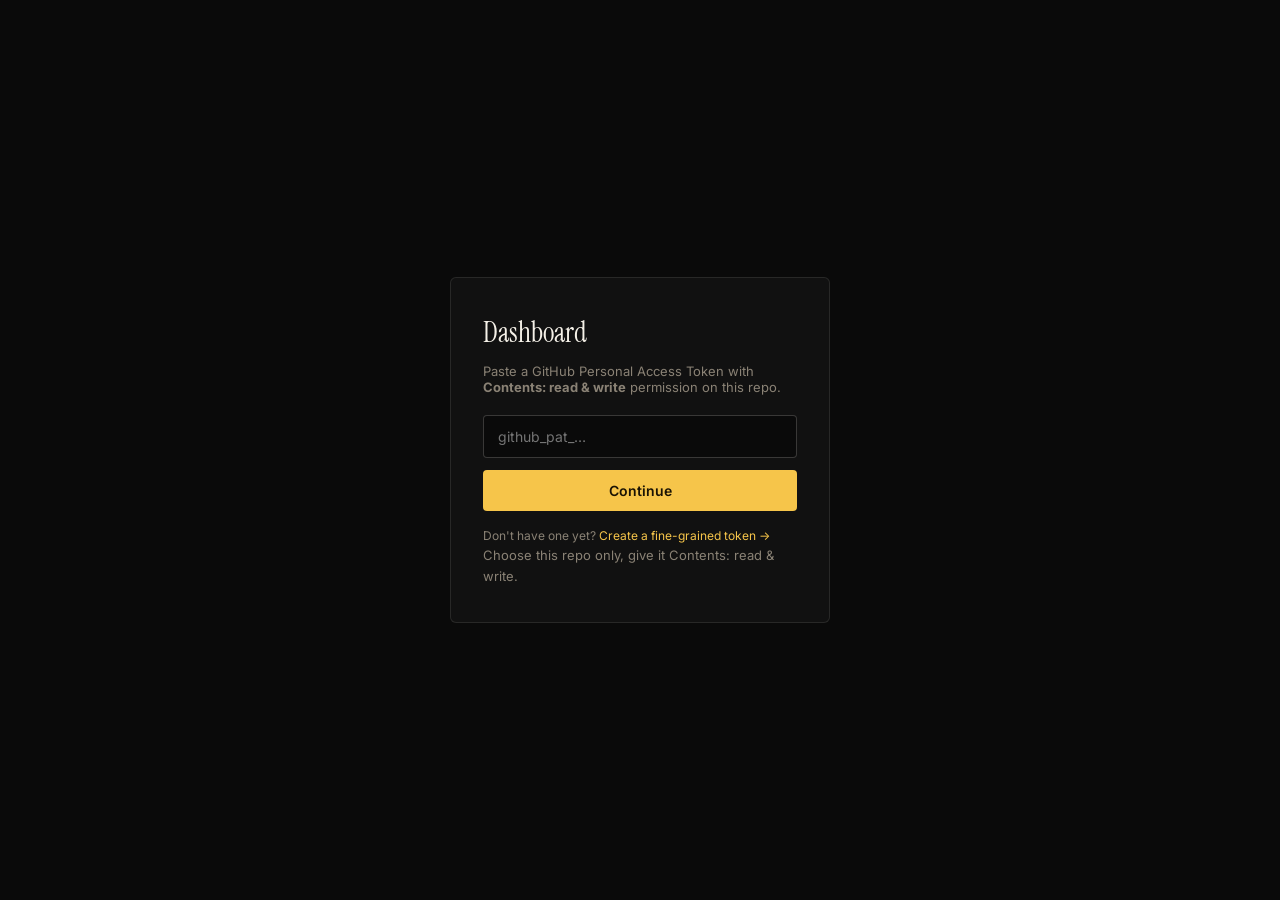
<file: admin/index.html>
<!doctype html>
<html lang="en">
<head>
  <meta charset="utf-8" />
  <meta name="viewport" content="width=device-width, initial-scale=1" />
  <meta name="robots" content="noindex, nofollow" />
  <title>Dashboard</title>
  <link rel="preconnect" href="https://fonts.googleapis.com" />
  <link rel="preconnect" href="https://fonts.gstatic.com" crossorigin />
  <link href="https://fonts.googleapis.com/css2?family=Inter:wght@300;400;500;600;700&family=Instrument+Serif:ital@0;1&family=JetBrains+Mono:wght@400;500&display=swap" rel="stylesheet" />
  <link rel="stylesheet" href="/admin/admin.css" />
</head>
<body>
  <svg width="0" height="0" style="position:absolute" aria-hidden="true">
    <defs>
      <filter id="liquid-glass" x="0%" y="0%" width="100%" height="100%">
        <feTurbulence type="fractalNoise" baseFrequency="0.008 0.012" numOctaves="2" seed="4" result="noise"/>
        <feDisplacementMap in="SourceGraphic" in2="noise" scale="18" xChannelSelector="R" yChannelSelector="G"/>
      </filter>
    </defs>
  </svg>
  <div id="login" class="login-wrap">
    <form id="login-form" class="login-card">
      <h1>Dashboard</h1>
      <p class="muted">Paste a GitHub Personal Access Token with <strong>Contents: read &amp; write</strong> permission on this repo.</p>
      <input id="token-input" type="password" autocomplete="current-password" placeholder="github_pat_…" required />
      <button type="submit">Continue</button>
      <p class="login-help">
        Don't have one yet?
        <a href="https://github.com/settings/personal-access-tokens/new" target="_blank" rel="noopener">Create a fine-grained token →</a>
        <br/><span class="muted">Choose this repo only, give it Contents: read &amp; write.</span>
      </p>
      <p id="login-error" class="login-error" hidden></p>
    </form>
  </div>

  <div id="app" hidden>
    <header class="app-header">
      <div class="app-brand">
        <span class="brand-mark">uthman</span>
        <span class="brand-sub">dashboard</span>
      </div>
      <nav class="app-nav">
        <button class="nav-btn is-active" data-view="entries">Entries</button>
        <button class="nav-btn" data-view="settings">Settings</button>
        <a class="nav-btn nav-out" href="/" target="_blank" rel="noopener">View site ↗</a>
        <button class="nav-btn nav-out" id="logout-btn">Sign out</button>
      </nav>
    </header>

    <main class="app-main">
      <!-- Entries list -->
      <section class="view" id="view-entries">
        <div class="view-head">
          <h2>Entries</h2>
          <button class="primary" id="new-entry-btn">+ New entry</button>
        </div>
        <div class="entries-toolbar">
          <input type="search" id="entries-search" placeholder="Search by title or slug…" autocomplete="off" />
          <span id="entries-count" class="status muted"></span>
        </div>
        <div class="entries-table" id="entries-table">
          <p class="muted">Loading…</p>
        </div>
      </section>

      <!-- Entry editor (used for both edit and create) -->
      <section class="view" id="view-editor" hidden>
        <div class="view-head">
          <button class="back-btn" id="editor-back">← Back to entries</button>
          <div class="view-head-actions">
            <span id="editor-status" class="status muted"></span>
            <button class="ghost" id="editor-delete" hidden>Delete</button>
            <button class="primary" id="editor-save">Save</button>
          </div>
        </div>

        <form id="editor-form" class="editor-form" onsubmit="return false">
          <div class="row two">
            <label>
              <span>Title</span>
              <input type="text" name="title" required />
            </label>
            <label>
              <span>Slug</span>
              <input type="text" name="id" pattern="[a-z0-9-]+" required />
            </label>
          </div>

          <div class="row two">
            <label>
              <span>Date</span>
              <input type="date" name="date" required />
            </label>
            <label>
              <span>Read time (min)</span>
              <input type="number" name="readMin" min="1" max="60" required />
            </label>
          </div>

          <label class="row">
            <span>Teaser (shown when hovering the row on the index)</span>
            <input type="text" name="teaser" required />
          </label>

          <label class="row">
            <span>Intro (the small handwritten line above the map)</span>
            <textarea name="intro" rows="2" required></textarea>
          </label>

          <div class="row">
            <div class="branches-head">
              <span>Branches</span>
              <button type="button" class="ghost small" id="add-branch">+ Add branch</button>
            </div>
            <p class="hint">Branches are auto-arranged in a ring around the center. Toggle "Focused" to highlight one.</p>
            <div id="branches-list" class="branches-editor"></div>
          </div>

          <label class="row">
            <span>Footer (the small italic line at the bottom of the map)</span>
            <textarea name="footer" rows="2"></textarea>
          </label>

          <div class="row two">
            <label class="checkbox">
              <input type="checkbox" name="published" />
              <span>Published — visible on the public site</span>
            </label>
            <span></span>
          </div>
        </form>
      </section>

      <!-- Site settings -->
      <section class="view" id="view-settings" hidden>
        <div class="view-head">
          <h2>Site settings</h2>
          <div class="view-head-actions">
            <span id="settings-status" class="status muted"></span>
            <button class="primary" id="settings-save">Save</button>
          </div>
        </div>

        <!-- Live preview of the public-site palette + brand text -->
        <div class="theme-preview" id="theme-preview" aria-hidden="true">
          <div class="tp-navbar"></div>
          <div class="theme-preview-frame">
            <div class="tp-brand"><span class="tp-brand-text">uthman</span></div>
            <div class="tp-card">
              <div class="tp-title">Comparing</div>
              <div class="tp-meta">4 MIN · MAY 2026<span class="tp-tag">▸ Latest</span></div>
            </div>
            <div class="tp-rule"></div>
            <div class="tp-hint">navbar · background · panel · text · muted · <span class="tp-accent-name">accent</span></div>
          </div>
        </div>

        <form id="settings-form" class="editor-form" onsubmit="return false">
          <label class="row">
            <span>Brand name</span>
            <input type="text" name="brand" required />
          </label>

          <label class="row">
            <span>Hero tagline (one line per row; the last line is italicised)</span>
            <textarea name="heroTagline" rows="4" required></textarea>
          </label>

          <div class="row two">
            <label>
              <span>Italic from line</span>
              <input type="number" name="heroEmFromLine" min="1" max="10" required />
            </label>
            <span></span>
          </div>

          <label class="row">
            <span>Footer tagline (single line)</span>
            <input type="text" name="footerTagline" required />
          </label>

          <div class="row two">
            <label>
              <span>Subscribe tagline</span>
              <input type="text" name="subscribeTagline" required />
            </label>
            <label>
              <span>Bottom strapline</span>
              <input type="text" name="bottomTag" required />
            </label>
          </div>

          <div class="row two">
            <label>
              <span>Year</span>
              <input type="number" name="year" min="2020" max="2100" required />
            </label>
            <label>
              <span>Contact email (used for the Contact link)</span>
              <input type="email" name="contactEmail" required />
            </label>
          </div>

          <div class="row">
            <div class="branches-head">
              <span>Theme colors</span>
              <button type="button" class="ghost small" id="suggest-palette" title="Generate a coherent dark palette from the current accent">Suggest palette from accent</button>
            </div>
            <p class="hint">Each colour maps to a CSS variable used across the public site. Hover the preview above to see them in context.</p>

            <div class="preset-row" id="preset-row">
              <span class="preset-row-label">Presets:</span>
              <button type="button" class="preset-swatch" data-preset="amber" title="Amber on Black (default)"><span style="background:#0a0a0a"></span><span style="background:#111111"></span><span style="background:#f6c54a"></span><span class="preset-name">Amber</span></button>
              <button type="button" class="preset-swatch" data-preset="crimson" title="Crimson"><span style="background:#0c0608"></span><span style="background:#160c0e"></span><span style="background:#e3535a"></span><span class="preset-name">Crimson</span></button>
              <button type="button" class="preset-swatch" data-preset="forest" title="Forest"><span style="background:#0a0e0a"></span><span style="background:#101410"></span><span style="background:#7dc080"></span><span class="preset-name">Forest</span></button>
              <button type="button" class="preset-swatch" data-preset="steel" title="Steel"><span style="background:#0b0e12"></span><span style="background:#13171c"></span><span style="background:#5d9bff"></span><span class="preset-name">Steel</span></button>
              <button type="button" class="preset-swatch" data-preset="sand" title="Sand on Cream (light)"><span style="background:#f5efe1"></span><span style="background:#fffbf0"></span><span style="background:#9e6b21"></span><span class="preset-name">Sand</span></button>
              <button type="button" class="preset-swatch" data-preset="defaultTwo" title="Default Two — white + red with a dark navbar (matches the hardcoded fallback)"><span style="background:#ffffff"></span><span style="background:#ffffff"></span><span style="background:#f74b4b"></span><span class="preset-name">Default Two</span></button>
              <span class="preset-divider" id="preset-divider" hidden></span>
              <span class="preset-custom-host" id="preset-custom-host"></span>
              <button type="button" class="ghost small preset-save-btn" id="save-preset" title="Save the current palette as a named preset">+ Save current</button>
            </div>

            <div class="colors-grid" id="colors-grid">
              <label class="color-field"><span>Background</span><span class="color-desc">page colour behind everything</span><span class="color-row"><input type="color" data-color-key="bg" /><input type="text" data-color-hex="bg" pattern="#[0-9a-fA-F]{6}" /></span></label>
              <label class="color-field"><span>Panel</span><span class="color-desc">cards, form surfaces, footer</span><span class="color-row"><input type="color" data-color-key="panel" /><input type="text" data-color-hex="panel" pattern="#[0-9a-fA-F]{6}" /></span></label>
              <label class="color-field"><span>Nav bar</span><span class="color-desc">fixed bar at the top of the page</span><span class="color-row"><input type="color" data-color-key="navbar" /><input type="text" data-color-hex="navbar" pattern="#[0-9a-fA-F]{6}" /></span></label>
              <label class="color-field"><span>Text</span><span class="color-desc">main reading copy</span><span class="color-row"><input type="color" data-color-key="fg" /><input type="text" data-color-hex="fg" pattern="#[0-9a-fA-F]{6}" /></span></label>
              <label class="color-field"><span>Muted</span><span class="color-desc">dates, hints, secondary text</span><span class="color-row"><input type="color" data-color-key="muted" /><input type="text" data-color-hex="muted" pattern="#[0-9a-fA-F]{6}" /></span></label>
              <label class="color-field"><span>Accent</span><span class="color-desc">highlights, focused branch, links</span><span class="color-row"><input type="color" data-color-key="accent" /><input type="text" data-color-hex="accent" pattern="#[0-9a-fA-F]{6}" /></span></label>
            </div>
          </div>

          <div class="row">
            <div class="branches-head">
              <span>Nav bar style</span>
              <span class="nav-vis-readout" id="nav-vis-readout">100%</span>
            </div>
            <p class="hint">Choose how the top bar looks. Glass is the iPhone-style frosted blur — it picks up whatever is scrolling beneath it.</p>
            <div class="nav-style-row" id="nav-style-row">
              <button type="button" class="nav-style-chip is-active" data-nav-style="fade"><span class="nav-style-swatch nav-swatch-fade"></span>Fade</button>
              <button type="button" class="nav-style-chip" data-nav-style="glass"><span class="nav-style-swatch nav-swatch-glass"></span>Glass</button>
              <button type="button" class="nav-style-chip" data-nav-style="solid"><span class="nav-style-swatch nav-swatch-solid"></span>Solid</button>
              <button type="button" class="nav-style-chip" data-nav-style="none"><span class="nav-style-swatch nav-swatch-none"></span>None</button>
            </div>
            <label class="nav-vis-row">
              <span>Visibility</span>
              <input type="range" min="0" max="100" step="1" id="nav-visibility" value="100" />
            </label>
          </div>

          <div class="row">
            <div class="branches-head">
              <span>Social links</span>
              <button type="button" class="ghost small" id="add-social">+ Add link</button>
            </div>
            <p class="hint">These are the items in the footer's "Follow" column. Email entries should start with <code>mailto:</code>.</p>
            <div id="socials-list" class="socials-editor"></div>
          </div>
        </form>
      </section>
    </main>
  </div>

  <script src="/admin/admin.js"></script>
</body>
</html>
</file>
<file: admin/admin.css>
:root {
  --bg: #0a0a0a;
  --panel: #111;
  --panel-2: #161616;
  --fg: #f5f1e8;
  --muted: #8a8275;
  --line: rgba(245, 241, 232, 0.10);
  --line-strong: rgba(245, 241, 232, 0.20);
  --accent: #f6c54a;
  --accent-dim: rgba(246, 197, 74, 0.18);
  --danger: #e36161;
  --ok: #6ce087;
  --sans: 'Inter', system-ui, sans-serif;
  --serif: 'Instrument Serif', 'EB Garamond', serif;
  --mono: 'JetBrains Mono', ui-monospace, monospace;
  color-scheme: dark;
}

* { box-sizing: border-box; }
html, body { margin: 0; padding: 0; }
/* Make the [hidden] attribute beat class-level display rules below
   (.login-wrap is display:flex, which otherwise overrides display:none). */
[hidden] { display: none !important; }
body {
  font-family: var(--sans);
  font-weight: 400;
  background: var(--bg);
  color: var(--fg);
  min-height: 100vh;
  -webkit-font-smoothing: antialiased;
}

/* ─── Login ─────────────────────────────────────────────────────────── */
.login-wrap {
  min-height: 100vh;
  display: flex;
  align-items: center;
  justify-content: center;
  padding: 24px;
}
.login-card {
  background: var(--panel);
  border: 1px solid var(--line);
  border-radius: 6px;
  padding: 36px 32px;
  width: 100%;
  max-width: 380px;
  display: flex;
  flex-direction: column;
  gap: 12px;
}
.login-card h1 {
  font-family: var(--serif);
  font-weight: 400;
  font-size: 28px;
  margin: 0;
}
.login-card .muted {
  color: var(--muted);
  font-size: 13px;
  margin: 0 0 8px;
}
.login-card input,
.login-card button {
  font-family: var(--sans);
  font-size: 14px;
  padding: 12px 14px;
  border-radius: 4px;
  border: 1px solid var(--line-strong);
  background: var(--bg);
  color: var(--fg);
  outline: none;
}
.login-card input:focus { border-color: var(--accent); }
.login-card button {
  background: var(--accent);
  color: #1a1304;
  font-weight: 600;
  cursor: pointer;
  border: none;
  padding: 12px 14px;
}
.login-card button:hover { filter: brightness(1.05); }
.login-error {
  color: var(--danger);
  font-size: 12px;
  margin: 0;
}
.login-help {
  font-size: 12px;
  color: var(--muted);
  margin: 4px 0 0;
  line-height: 1.55;
}
.login-help a { color: var(--accent); text-decoration: none; }
.login-help a:hover { text-decoration: underline; }

/* ─── App layout ───────────────────────────────────────────────────── */
.app-header {
  display: flex;
  align-items: center;
  justify-content: space-between;
  padding: 18px 28px;
  border-bottom: 1px solid var(--line);
  position: sticky;
  top: 0;
  background: rgba(10, 10, 10, 0.92);
  backdrop-filter: blur(8px);
  z-index: 10;
}
.app-brand {
  display: flex;
  align-items: baseline;
  gap: 10px;
}
.brand-mark {
  font-family: var(--serif);
  font-size: 20px;
  letter-spacing: -0.01em;
}
.brand-sub {
  color: var(--muted);
  font-family: var(--mono);
  font-size: 11px;
  letter-spacing: 0.12em;
  text-transform: uppercase;
}
.app-nav { display: flex; gap: 4px; align-items: center; }
.nav-btn {
  font-family: var(--sans);
  font-size: 13px;
  font-weight: 500;
  background: transparent;
  color: var(--muted);
  border: 1px solid transparent;
  padding: 8px 14px;
  border-radius: 4px;
  cursor: pointer;
  text-decoration: none;
}
.nav-btn:hover { color: var(--fg); background: var(--panel-2); }
.nav-btn.is-active {
  color: var(--fg);
  background: var(--panel-2);
  border-color: var(--line);
}
.nav-btn.nav-out { color: var(--muted); }

.app-main {
  max-width: 980px;
  margin: 0 auto;
  padding: 32px 28px 80px;
}
.view-head {
  display: flex;
  align-items: center;
  justify-content: space-between;
  margin-bottom: 24px;
  gap: 16px;
}
.view-head h2 {
  font-family: var(--serif);
  font-weight: 400;
  font-size: 30px;
  margin: 0;
}
.view-head-actions { display: flex; align-items: center; gap: 12px; }

.back-btn {
  background: none;
  border: none;
  color: var(--muted);
  font-family: var(--sans);
  font-size: 13px;
  cursor: pointer;
  padding: 0;
}
.back-btn:hover { color: var(--fg); }

.status {
  font-family: var(--mono);
  font-size: 11px;
  letter-spacing: 0.08em;
  text-transform: uppercase;
}
.status.ok { color: var(--ok); }
.status.err { color: var(--danger); }

button.primary,
button.ghost,
button.danger {
  font-family: var(--sans);
  font-size: 13px;
  font-weight: 500;
  padding: 9px 16px;
  border-radius: 4px;
  cursor: pointer;
  border: 1px solid transparent;
}
button.primary {
  background: var(--accent);
  color: #1a1304;
  border-color: var(--accent);
}
button.primary:hover { filter: brightness(1.05); }
button.ghost {
  background: transparent;
  color: var(--fg);
  border-color: var(--line-strong);
}
button.ghost:hover { background: var(--panel-2); }
button.ghost.small { padding: 6px 12px; font-size: 12px; }
button.danger {
  background: transparent;
  color: var(--danger);
  border-color: rgba(227, 97, 97, 0.4);
}
button.danger:hover { background: rgba(227, 97, 97, 0.08); }

/* ─── Entries toolbar (search + count) ────────────────────────────── */
.entries-toolbar {
  display: flex;
  align-items: center;
  gap: 12px;
  margin-bottom: 12px;
}
.entries-toolbar input[type="search"] {
  flex: 1;
  font-family: var(--sans);
  font-size: 14px;
  padding: 10px 12px;
  border: 1px solid var(--line-strong);
  background: var(--panel);
  color: var(--fg);
  border-radius: 4px;
  outline: none;
}
.entries-toolbar input[type="search"]:focus { border-color: var(--accent); }

/* ─── Entries table ───────────────────────────────────────────────── */
.entries-table {
  border: 1px solid var(--line);
  border-radius: 6px;
  overflow: hidden;
}
.entry-row {
  display: grid;
  grid-template-columns: 60px 1fr 100px 140px 80px auto;
  gap: 16px;
  align-items: center;
  padding: 14px 20px;
  border-bottom: 1px solid var(--line);
  cursor: pointer;
  background: var(--panel);
}
.entry-row:hover { background: var(--panel-2); }
.entry-row:last-child { border-bottom: none; }
.entry-row .num {
  font-family: var(--mono);
  font-size: 11px;
  letter-spacing: 0.1em;
  color: var(--muted);
}
.entry-row .title { font-weight: 500; }
.entry-row .meta {
  font-family: var(--mono);
  font-size: 11px;
  letter-spacing: 0.08em;
  color: var(--muted);
  text-transform: uppercase;
}
.entry-row .slug {
  font-family: var(--mono);
  font-size: 11px;
  color: var(--muted);
}
.status-pill {
  display: inline-block;
  padding: 3px 9px;
  border-radius: 999px;
  font-family: var(--mono);
  font-size: 10px;
  letter-spacing: 0.08em;
  text-transform: uppercase;
  border: 1px solid var(--line-strong);
}
.status-pill.published { background: var(--accent-dim); color: var(--accent); border-color: rgba(246, 197, 74, 0.3); }
.status-pill.draft { color: var(--muted); }

.row-actions { display: inline-flex; gap: 4px; }
.icon-btn {
  background: transparent;
  border: 1px solid var(--line);
  color: var(--muted);
  width: 28px;
  height: 28px;
  border-radius: 4px;
  cursor: pointer;
  font-size: 14px;
  line-height: 1;
  padding: 0;
  display: inline-flex;
  align-items: center;
  justify-content: center;
}
.icon-btn:hover:not(:disabled) {
  color: var(--fg);
  background: var(--bg);
  border-color: var(--line-strong);
}
.icon-btn:disabled { opacity: 0.25; cursor: not-allowed; }

/* ─── Theme preview card ──────────────────────────────────────────── */
.theme-preview {
  --tp-bg: var(--bg);
  --tp-panel: var(--panel);
  --tp-navbar: #0b0b0c;
  --tp-fg: var(--fg);
  --tp-muted: var(--muted);
  --tp-accent: var(--accent);
  --tp-line: rgba(255,255,255,0.10);
  --tp-accent-dim: color-mix(in srgb, var(--tp-accent) 18%, transparent);

  border: 1px solid var(--line);
  border-radius: 6px;
  overflow: hidden;
  margin-bottom: 22px;
  position: relative;
}
.tp-navbar {
  /* Tall enough that both the brand line AND the top of the entry card
     sit behind it. Without that, Glass mode has nothing to blur and just
     looks like a flat tint. */
  height: 72px;
  position: absolute;
  inset: 0 0 auto 0;
  z-index: 2;
  pointer-events: none;
  --nav-vis: 1;
  transition: background 220ms ease, backdrop-filter 220ms ease,
              box-shadow 220ms ease, border-color 220ms ease;
}
.theme-preview[data-navbar-style="fade"] .tp-navbar,
.theme-preview:not([data-navbar-style]) .tp-navbar {
  background: linear-gradient(180deg,
    color-mix(in srgb, var(--tp-navbar) calc(78% * var(--nav-vis)), transparent) 0%,
    color-mix(in srgb, var(--tp-navbar) calc(55% * var(--nav-vis)), transparent) 60%,
    transparent 100%);
  backdrop-filter: blur(2px);
  -webkit-backdrop-filter: blur(2px);
}
.theme-preview[data-navbar-style="glass"] .tp-navbar {
  background:
    radial-gradient(ellipse 70% 120% at 50% 0%,
      color-mix(in srgb, white calc(20% * var(--nav-vis)), transparent) 0%,
      transparent 70%),
    linear-gradient(180deg,
      color-mix(in srgb, white calc(10% * var(--nav-vis)), transparent) 0%,
      transparent 100%),
    color-mix(in srgb, var(--tp-navbar) calc(14% * var(--nav-vis)), transparent);
  /* url(#liquid-glass) provides the actual SVG-based refraction. The
     filter is defined inline at the top of admin/index.html. */
  backdrop-filter: url(#liquid-glass) blur(8px) saturate(200%) brightness(108%) contrast(108%);
  -webkit-backdrop-filter: url(#liquid-glass) blur(8px) saturate(200%) brightness(108%) contrast(108%);
  box-shadow:
    inset 0 1px 0 color-mix(in srgb, white calc(50% * var(--nav-vis)), transparent),
    0 2px 4px color-mix(in srgb, black calc(10% * var(--nav-vis)), transparent),
    0 8px 22px color-mix(in srgb, black calc(16% * var(--nav-vis)), transparent);
}
.theme-preview[data-navbar-style="solid"] .tp-navbar {
  background: color-mix(in srgb, var(--tp-navbar) calc(100% * var(--nav-vis)), transparent);
  border-bottom: 1px solid color-mix(in srgb, var(--tp-fg) 14%, transparent);
}
.theme-preview[data-navbar-style="none"] .tp-navbar {
  background: transparent;
  backdrop-filter: none;
  -webkit-backdrop-filter: none;
  border-bottom: none;
}
.theme-preview-frame {
  background: var(--tp-bg);
  /* Small top padding so the brand line AND the top of the entry card
     sit clearly UNDER the navbar strip. That gives Glass mode something
     substantive to blur (text + a coloured pill), which is what makes
     the iOS Liquid Glass effect actually read as glass. */
  padding: 10px 22px 20px;
  display: flex;
  flex-direction: column;
  gap: 10px;
  transition: background 200ms ease;
  position: relative;
}
.tp-brand {
  font-family: 'Instrument Serif', serif;
  font-size: 22px;
  color: var(--tp-fg);
  letter-spacing: -0.01em;
  display: flex;
  align-items: center;
  gap: 8px;
  transition: color 200ms ease;
}
.tp-brand::after {
  content: '';
  display: block;
  width: 36px;
  height: 2px;
  border-radius: 2px;
  background: var(--tp-accent);
  margin-top: 10px;
  transition: background 200ms ease;
}
.tp-card {
  background: var(--tp-panel);
  border: 1px solid var(--tp-line);
  border-radius: 4px;
  padding: 14px 16px;
  display: flex;
  flex-direction: column;
  gap: 6px;
  transition: background 200ms ease, border-color 200ms ease;
}
.tp-title {
  font-family: var(--serif);
  font-size: 20px;
  color: var(--tp-fg);
  transition: color 200ms ease;
}
.tp-meta {
  display: flex;
  align-items: center;
  gap: 12px;
  font-family: var(--mono);
  font-size: 11px;
  letter-spacing: 0.08em;
  text-transform: uppercase;
  color: var(--tp-muted);
  transition: color 200ms ease;
}
.tp-tag {
  display: inline-block;
  padding: 2px 9px;
  border-radius: 999px;
  font-size: 10px;
  background: var(--tp-accent-dim);
  color: var(--tp-accent);
  border: 1px solid var(--tp-accent);
  transition: background 200ms ease, color 200ms ease, border-color 200ms ease;
}
.tp-rule {
  height: 1px;
  background: var(--tp-line);
}
.tp-hint {
  font-family: var(--mono);
  font-size: 10px;
  letter-spacing: 0.12em;
  text-transform: uppercase;
  color: var(--tp-muted);
  transition: color 200ms ease;
}
.tp-hint .tp-accent-name { color: var(--tp-accent); }

/* ─── Preset palette swatches ─────────────────────────────────────── */
.preset-row {
  display: flex;
  flex-wrap: wrap;
  gap: 8px;
  align-items: center;
  margin: 8px 0 12px;
}
.preset-row-label {
  font-family: var(--mono);
  font-size: 10px;
  letter-spacing: 0.1em;
  text-transform: uppercase;
  color: var(--muted);
  margin-right: 4px;
}
.preset-swatch {
  display: inline-flex;
  align-items: center;
  gap: 6px;
  padding: 6px 10px 6px 8px;
  background: var(--panel);
  border: 1px solid var(--line);
  border-radius: 999px;
  cursor: pointer;
  color: var(--fg);
  font-family: var(--sans);
  font-size: 12px;
}
.preset-swatch:hover { border-color: var(--line-strong); background: var(--panel-2); }
.preset-swatch > span:not(.preset-name):not(.preset-remove) {
  display: inline-block;
  width: 12px;
  height: 12px;
  border-radius: 50%;
  border: 1px solid var(--line);
}
.preset-name { margin-left: 4px; }
.preset-divider {
  width: 1px;
  height: 18px;
  background: var(--line-strong);
  margin: 0 2px;
}
.preset-custom-host {
  display: contents; /* the buttons live inside but flow within the preset row */
}
.preset-swatch.is-custom { padding-right: 4px; }
.preset-remove {
  display: inline-flex;
  align-items: center;
  justify-content: center;
  width: 18px;
  height: 18px;
  border-radius: 50%;
  margin-left: 2px;
  color: var(--muted);
  background: transparent;
  border: 1px solid transparent;
  font-size: 11px;
  cursor: pointer;
  padding: 0;
}
.preset-remove:hover {
  color: var(--danger);
  background: rgba(227, 97, 97, 0.12);
}
.preset-save-btn { margin-left: auto; }

/* ─── Nav-bar style picker ────────────────────────────────────────── */
.nav-style-row {
  display: flex;
  flex-wrap: wrap;
  gap: 8px;
  margin: 4px 0 14px;
}
.nav-style-chip {
  display: inline-flex;
  align-items: center;
  gap: 8px;
  padding: 8px 14px 8px 8px;
  background: var(--panel);
  border: 1px solid var(--line);
  border-radius: 999px;
  cursor: pointer;
  color: var(--fg);
  font-family: var(--sans);
  font-size: 13px;
}
.nav-style-chip:hover { background: var(--panel-2); border-color: var(--line-strong); }
.nav-style-chip.is-active {
  background: var(--accent-dim);
  border-color: var(--accent);
  color: var(--fg);
}
.nav-style-swatch {
  display: inline-block;
  width: 28px;
  height: 16px;
  border-radius: 3px;
  border: 1px solid var(--line);
  position: relative;
  overflow: hidden;
}
.nav-swatch-fade {
  background: linear-gradient(180deg, #2a2a2c 0%, rgba(42,42,44,0.5) 60%, transparent 100%);
}
.nav-swatch-glass {
  background:
    linear-gradient(135deg, rgba(255,255,255,0.18), rgba(255,255,255,0.04) 60%),
    rgba(40,40,46,0.55);
  backdrop-filter: blur(2px);
}
.nav-swatch-solid { background: #1a1a1c; }
.nav-swatch-none { background: repeating-linear-gradient(45deg, transparent 0 3px, rgba(255,255,255,0.08) 3px 6px); }

.nav-vis-row {
  display: flex !important;
  flex-direction: row !important;
  align-items: center;
  gap: 14px;
  margin-top: 4px;
}
.nav-vis-row > span {
  font-family: var(--mono);
  font-size: 11px;
  letter-spacing: 0.08em;
  text-transform: uppercase;
  color: var(--muted);
  min-width: 72px;
}
.nav-vis-row input[type="range"] {
  flex: 1;
  accent-color: var(--accent);
}
.nav-vis-readout {
  font-family: var(--mono);
  font-size: 11px;
  color: var(--muted);
  letter-spacing: 0.08em;
}

/* ─── Theme color grid ────────────────────────────────────────────── */
.colors-grid {
  display: grid;
  grid-template-columns: repeat(auto-fit, minmax(200px, 1fr));
  gap: 12px;
  margin-top: 6px;
}
.color-field {
  display: flex !important;
  flex-direction: column;
  gap: 6px;
  background: var(--panel);
  border: 1px solid var(--line);
  border-radius: 4px;
  padding: 10px;
}
.color-field > span:first-child {
  font-family: var(--mono);
  font-size: 10px;
  letter-spacing: 0.08em;
  text-transform: uppercase;
  color: var(--muted);
}
.color-desc {
  font-size: 11px;
  color: var(--muted);
  font-style: italic;
  line-height: 1.35;
}

/* ─── Social link editor rows ─────────────────────────────────────── */
.socials-editor { display: flex; flex-direction: column; gap: 10px; }
.social-edit {
  display: grid;
  grid-template-columns: 1fr 2fr auto;
  gap: 10px;
  align-items: center;
  background: var(--panel);
  border: 1px solid var(--line);
  border-radius: 4px;
  padding: 10px;
}
.social-edit input[type="text"] { background: var(--bg); }

.hint code {
  font-family: var(--mono);
  font-size: 11px;
  background: var(--panel);
  padding: 1px 6px;
  border-radius: 3px;
  border: 1px solid var(--line);
}

/* ─── Form ─────────────────────────────────────────────────────────── */
.editor-form { display: flex; flex-direction: column; gap: 22px; }
.editor-form .row { display: flex; flex-direction: column; gap: 6px; }
.editor-form .row.two { display: grid; grid-template-columns: 1fr 1fr; gap: 18px; }
.editor-form .row.three { display: grid; grid-template-columns: 1fr 1fr 1fr; gap: 18px; }
.editor-form label { display: flex; flex-direction: column; gap: 6px; }
.editor-form label > span {
  font-family: var(--mono);
  font-size: 11px;
  letter-spacing: 0.08em;
  text-transform: uppercase;
  color: var(--muted);
}
.editor-form input[type="text"],
.editor-form input[type="number"],
.editor-form input[type="email"],
.editor-form input[type="url"],
.editor-form input[type="date"],
.editor-form textarea {
  font-family: var(--sans);
  font-size: 14px;
  padding: 10px 12px;
  border: 1px solid var(--line-strong);
  background: var(--panel);
  color: var(--fg);
  border-radius: 4px;
  outline: none;
  width: 100%;
}
.editor-form textarea { resize: vertical; min-height: 60px; font-family: var(--sans); line-height: 1.5; }
.editor-form input:focus,
.editor-form textarea:focus { border-color: var(--accent); }
.editor-form input[type="color"] {
  width: 44px;
  height: 36px;
  padding: 2px;
  border: 1px solid var(--line-strong);
  background: var(--panel);
  border-radius: 4px;
  cursor: pointer;
}
.color-row { display: flex; gap: 10px; align-items: center; }
.color-row input[type="text"] { flex: 1; font-family: var(--mono); font-size: 13px; }

.checkbox { flex-direction: row !important; align-items: center; gap: 10px; cursor: pointer; }
.checkbox input { width: 16px; height: 16px; accent-color: var(--accent); }
.checkbox > span {
  font-family: var(--sans) !important;
  font-size: 13px !important;
  letter-spacing: 0 !important;
  text-transform: none !important;
  color: var(--fg) !important;
}

.hint {
  font-size: 12px;
  color: var(--muted);
  margin: 0 0 10px;
  font-style: italic;
}

.branches-head {
  display: flex;
  align-items: center;
  justify-content: space-between;
  font-family: var(--mono);
  font-size: 11px;
  letter-spacing: 0.08em;
  text-transform: uppercase;
  color: var(--muted);
  margin-bottom: 4px;
}
.branches-editor { display: flex; flex-direction: column; gap: 10px; }
.branch-edit {
  display: grid;
  grid-template-columns: 1fr 2fr auto auto;
  gap: 10px;
  align-items: center;
  background: var(--panel);
  border: 1px solid var(--line);
  border-radius: 4px;
  padding: 10px;
}
.branch-edit input[type="text"] { background: var(--bg); }
.branch-edit .focus-toggle {
  display: flex; align-items: center; gap: 6px;
  font-family: var(--mono);
  font-size: 11px;
  color: var(--muted);
  letter-spacing: 0.06em;
  text-transform: uppercase;
  cursor: pointer;
}
.branch-edit .focus-toggle input { accent-color: var(--accent); }
.branch-remove {
  background: transparent;
  border: 1px solid var(--line-strong);
  color: var(--muted);
  border-radius: 4px;
  padding: 6px 10px;
  cursor: pointer;
  font-size: 13px;
}
.branch-remove:hover { color: var(--danger); border-color: rgba(227, 97, 97, 0.4); }

/* ─── Responsive ──────────────────────────────────────────────────── */
@media (max-width: 720px) {
  .app-header { padding: 14px 16px; flex-wrap: wrap; gap: 10px; }
  .app-nav { flex-wrap: wrap; }
  .app-main { padding: 22px 16px 60px; }
  .view-head { flex-direction: column; align-items: stretch; gap: 12px; }
  .view-head-actions { justify-content: flex-end; }
  .editor-form .row.two,
  .editor-form .row.three { grid-template-columns: 1fr; }
  .entry-row {
    grid-template-columns: 1fr auto;
    grid-template-areas:
      "title status"
      "meta actions";
    gap: 6px;
  }
  .entry-row .num,
  .entry-row .slug { display: none; }
  .entry-row .title { grid-area: title; }
  .entry-row .meta { grid-area: meta; }
  .entry-row .status-pill { grid-area: status; justify-self: end; }
  .entry-row .row-actions { grid-area: actions; justify-self: end; }
  .social-edit {
    grid-template-columns: 1fr auto;
    grid-template-areas:
      "label remove"
      "url url";
  }
  .social-edit > input:nth-child(1) { grid-area: label; }
  .social-edit > input:nth-child(2) { grid-area: url; }
  .social-edit > .branch-remove { grid-area: remove; }
  .branch-edit {
    grid-template-columns: 1fr auto;
    grid-template-areas:
      "label remove"
      "detail detail"
      "focus focus";
  }
  .branch-edit > input:nth-child(1) { grid-area: label; }
  .branch-edit > input:nth-child(2) { grid-area: detail; }
  .branch-edit > .focus-toggle { grid-area: focus; }
  .branch-edit > .branch-remove { grid-area: remove; }
}
</file>
